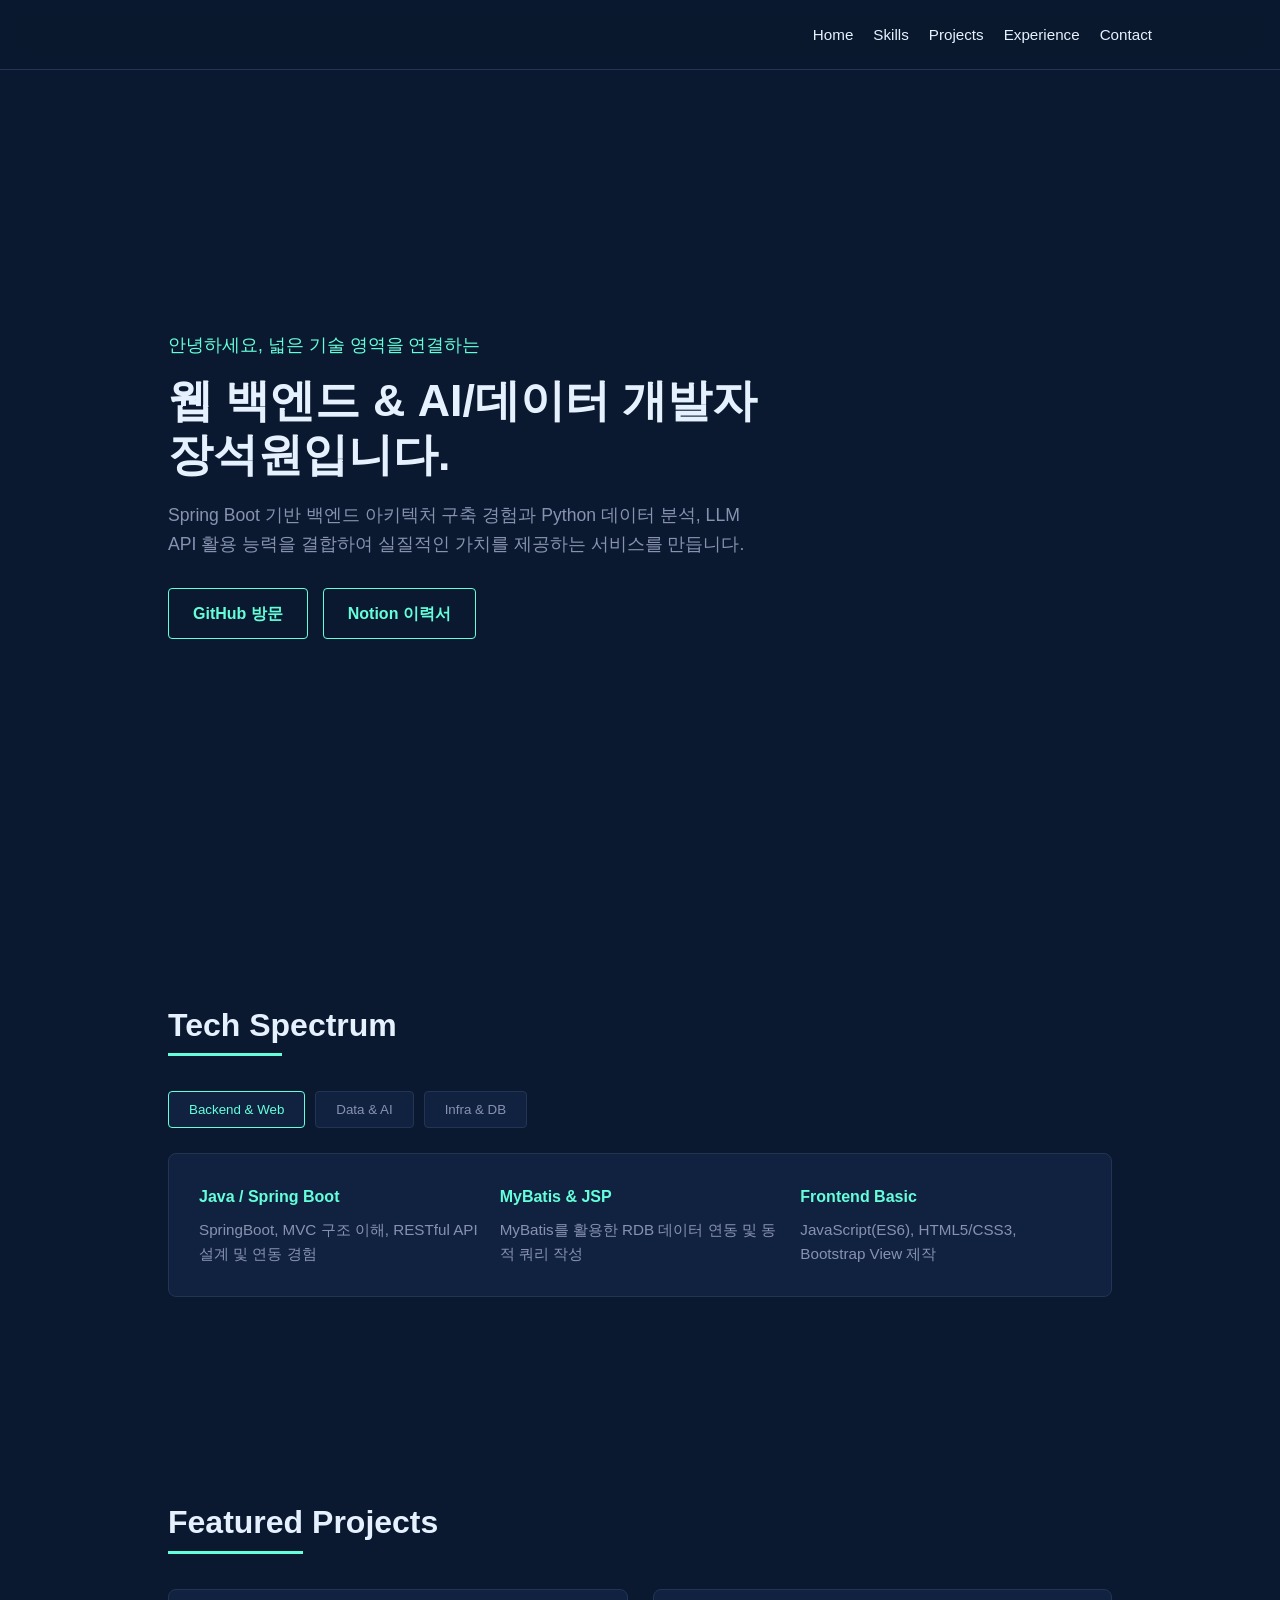
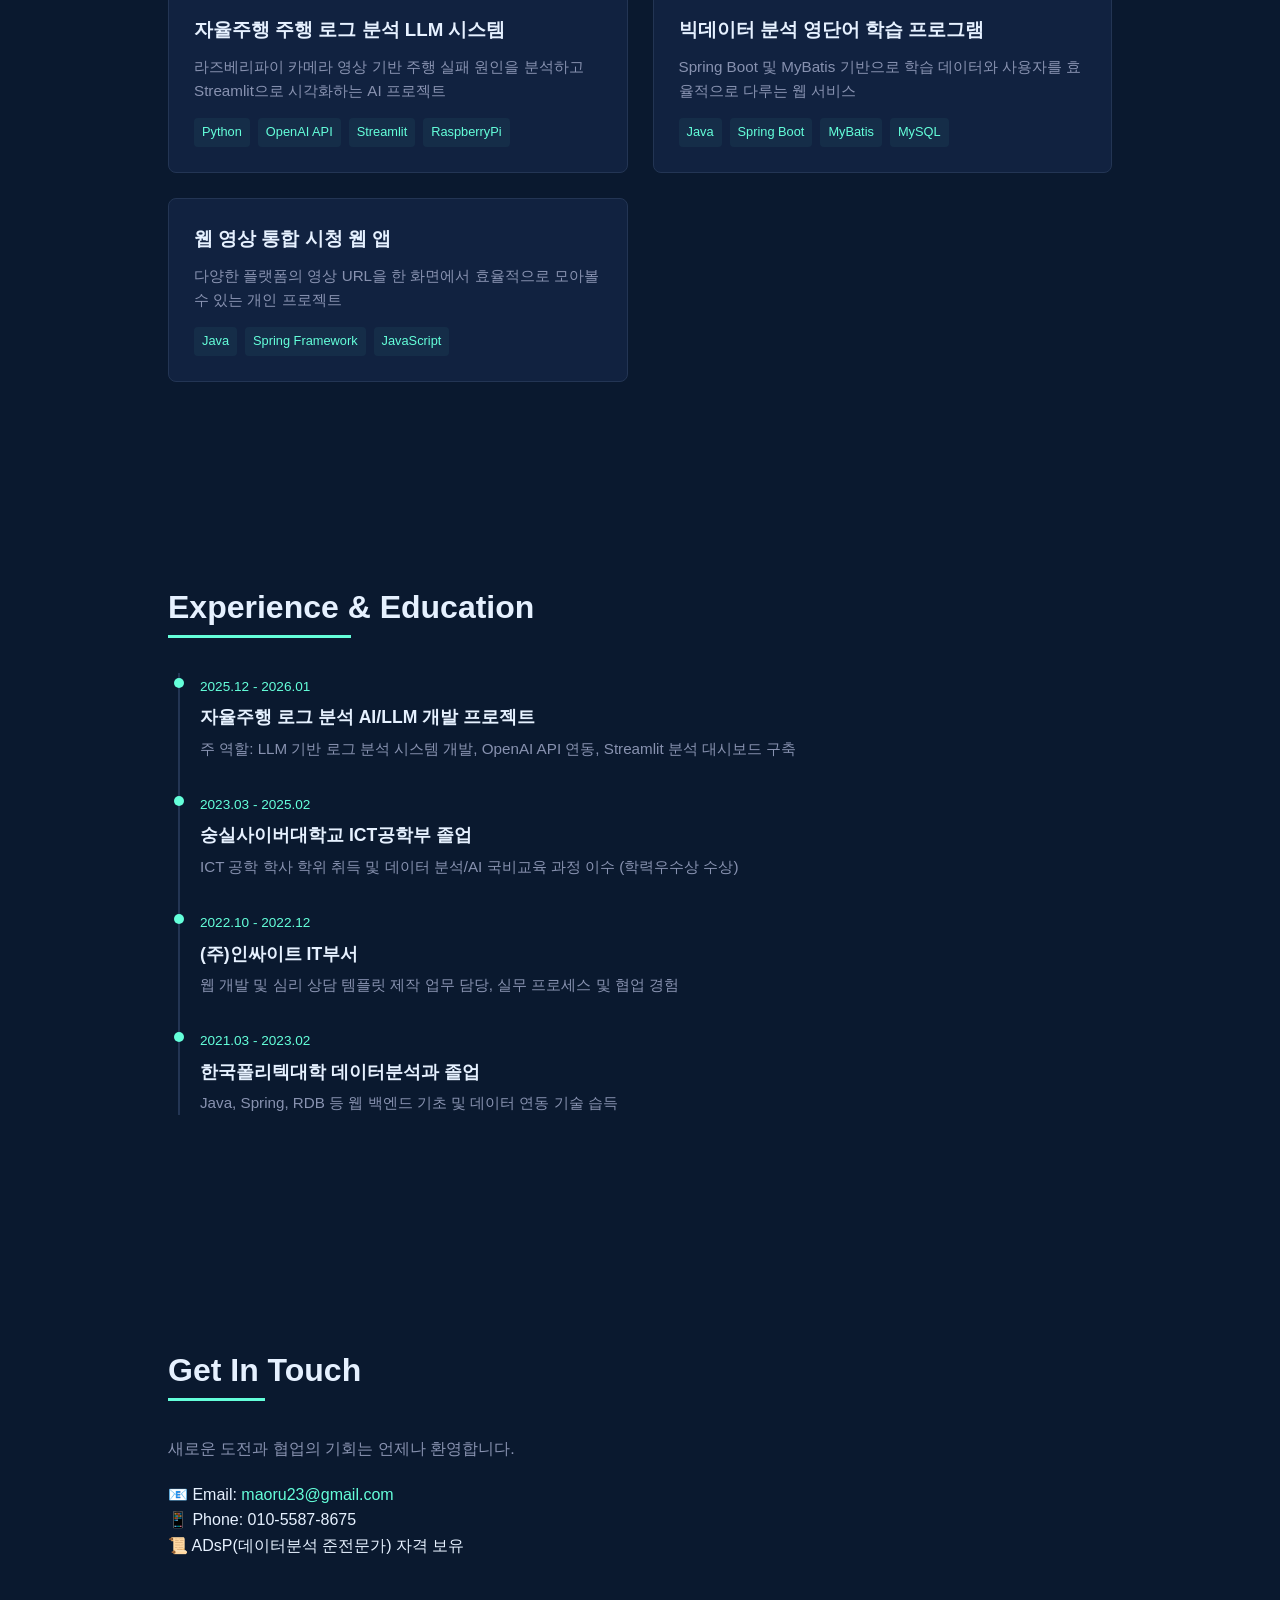
<file: temp.html>
<!DOCTYPE html>
<html lang="ko">
<head>
    <meta charset="UTF-8">
    <meta name="viewport" content="width=device-width, initial-scale=1.0">
    <title>장석원 | Portfolio - Web & Data & AI Developer</title>
    <style>
        /* --- GLOBAL STYLES --- */
        :root {
            --bg-color: #0a192f;
            --card-bg: #112240;
            --text-primary: #e6f1ff;
            --text-secondary: #8892b0;
            --accent-color: #64ffda;
            --border-color: #233554;
            --font-main: 'Segoe UI', -apple-system, BlinkMacSystemFont, Roboto, sans-serif;
        }

        * {
            margin: 0;
            padding: 0;
            box-sizing: border-box;
            scroll-behavior: smooth;
        }

        body {
            background-color: var(--bg-color);
            color: var(--text-primary);
            font-family: var(--font-main);
            line-height: 1.6;
            padding-top: 70px;
        }

        a {
            color: var(--accent-color);
            text-decoration: none;
        }

        /* --- HEADER & NAV --- */
        header {
            position: fixed;
            top: 0;
            left: 0;
            width: 100%;
            height: 70px;
            background: rgba(10, 25, 47, 0.9);
            backdrop-filter: blur(10px);
            display: flex;
            justify-content: space-between;
            align-items: center;
            padding: 0 10%;
            z-index: 1000;
            border-bottom: 1px solid var(--border-color);
        }

        .logo {
            font-size: 1.2rem;
            font-weight: bold;
            color: var(--accent-color);
        }

        nav ul {
            display: flex;
            list-style: none;
            gap: 20px;
        }

        nav a {
            color: var(--text-primary);
            font-size: 0.95rem;
            transition: color 0.3s;
        }

        nav a:hover {
            color: var(--accent-color);
        }

        /* --- SECTIONS COMMON --- */
        section {
            padding: 100px 10%;
            max-width: 1200px;
            margin: 0 auto;
        }

        .section-title {
            font-size: 2rem;
            margin-bottom: 40px;
            position: relative;
            display: inline-block;
        }

        .section-title::after {
            content: '';
            position: absolute;
            bottom: -5px;
            left: 0;
            width: 50%;
            height: 3px;
            background-color: var(--accent-color);
        }

        /* --- HERO SECTION --- */
        #hero {
            min-height: calc(100vh - 70px);
            display: flex;
            flex-direction: column;
            justify-content: center;
            align-items: flex-start;
        }

        .hero-tag {
            color: var(--accent-color);
            font-size: 1.1rem;
            margin-bottom: 15px;
        }

        .hero-title {
            font-size: 2.8rem;
            line-height: 1.2;
            margin-bottom: 20px;
        }

        .hero-desc {
            color: var(--text-secondary);
            max-width: 600px;
            font-size: 1.1rem;
            margin-bottom: 30px;
        }

        .btn-group {
            display: flex;
            gap: 15px;
        }

        .btn {
            padding: 12px 24px;
            border: 1px solid var(--accent-color);
            border-radius: 4px;
            color: var(--accent-color);
            font-weight: 600;
            transition: all 0.3s;
            cursor: pointer;
            background: transparent;
        }

        .btn:hover {
            background: rgba(100, 255, 218, 0.1);
        }

        /* --- SKILLS SECTION --- */
        .tab-buttons {
            display: flex;
            gap: 10px;
            margin-bottom: 25px;
        }

        .tab-btn {
            padding: 10px 20px;
            background: var(--card-bg);
            border: 1px solid var(--border-color);
            color: var(--text-secondary);
            cursor: pointer;
            border-radius: 4px;
            transition: all 0.3s;
        }

        .tab-btn.active, .tab-btn:hover {
            color: var(--accent-color);
            border-color: var(--accent-color);
        }

        .tab-content {
            display: none;
            background: var(--card-bg);
            padding: 30px;
            border-radius: 8px;
            border: 1px solid var(--border-color);
        }

        .tab-content.active {
            display: block;
        }

        .skill-grid {
            display: grid;
            grid-template-columns: repeat(auto-fit, minmax(250px, 1fr));
            gap: 20px;
        }

        .skill-item h4 {
            color: var(--accent-color);
            margin-bottom: 8px;
        }

        .skill-item p {
            color: var(--text-secondary);
            font-size: 0.95rem;
        }

        /* --- PROJECTS SECTION --- */
        .project-grid {
            display: grid;
            grid-template-columns: repeat(auto-fit, minmax(300px, 1fr));
            gap: 25px;
        }

        .project-card {
            background: var(--card-bg);
            padding: 25px;
            border-radius: 8px;
            border: 1px solid var(--border-color);
            transition: transform 0.3s, border-color 0.3s;
            cursor: pointer;
        }

        .project-card:hover {
            transform: translateY(-5px);
            border-color: var(--accent-color);
        }

        .project-card h3 {
            margin-bottom: 10px;
        }

        .project-card p {
            color: var(--text-secondary);
            font-size: 0.95rem;
            margin-bottom: 15px;
        }

        .project-tech {
            display: flex;
            flex-wrap: wrap;
            gap: 8px;
        }

        .tech-badge {
            font-size: 0.8rem;
            color: var(--accent-color);
            background: rgba(100, 255, 218, 0.05);
            padding: 4px 8px;
            border-radius: 4px;
        }

        /* --- EXPERIENCE & CAREER --- */
        .timeline {
            border-left: 2px solid var(--border-color);
            padding-left: 20px;
            margin-left: 10px;
        }

        .timeline-item {
            position: relative;
            margin-bottom: 30px;
        }

        .timeline-item::before {
            content: '';
            position: absolute;
            left: -26px;
            top: 5px;
            width: 10px;
            height: 10px;
            border-radius: 50%;
            background: var(--accent-color);
        }

        .timeline-date {
            font-size: 0.85rem;
            color: var(--accent-color);
        }

        .timeline-title {
            font-size: 1.1rem;
            margin: 5px 0;
        }

        .timeline-desc {
            color: var(--text-secondary);
            font-size: 0.95rem;
        }

        /* --- MODAL --- */
        .modal-overlay {
            position: fixed;
            top: 0;
            left: 0;
            width: 100%;
            height: 100%;
            background: rgba(0, 0, 0, 0.8);
            display: none;
            justify-content: center;
            align-items: center;
            z-index: 2000;
        }

        .modal-content {
            background: var(--card-bg);
            padding: 30px;
            border-radius: 8px;
            max-width: 600px;
            width: 90%;
            border: 1px solid var(--accent-color);
            position: relative;
        }

        .close-btn {
            position: absolute;
            top: 15px;
            right: 15px;
            font-size: 1.5rem;
            color: var(--text-secondary);
            cursor: pointer;
        }

        /* --- FOOTER --- */
        footer {
            text-align: center;
            padding: 40px 10%;
            border-top: 1px solid var(--border-color);
            color: var(--text-secondary);
            font-size: 0.9rem;
        }
    </style>
</head>
<body>

    <!-- HEADER -->
    <header>
        <div class="logo"></div>
        <nav>
            <ul>
                <li><a href="#hero">Home</a></li>
                <li><a href="#skills">Skills</a></li>
                <li><a href="#projects">Projects</a></li>
                <li><a href="#experience">Experience</a></li>
                <li><a href="#contact">Contact</a></li>
            </ul>
        </nav>
    </header>

    <!-- HERO SECTION -->
    <section id="hero">
        <p class="hero-tag">안녕하세요, 넓은 기술 영역을 연결하는</p>
        <h1 class="hero-title">웹 백엔드 & AI/데이터 개발자<br>장석원입니다.</h1>
        <p class="hero-desc">
            Spring Boot 기반 백엔드 아키텍처 구축 경험과 Python 데이터 분석, LLM API 활용 능력을 결합하여 
            실질적인 가치를 제공하는 서비스를 만듭니다.
        </p>
        <div class="btn-group">
            <a href="https://github.com/chiriem" target="_blank" class="btn">GitHub 방문</a>
            <a href="https://clear-ninja-546.notion.site/94c98cef2ae9469ea03a37cfc06c0e8e" target="_blank" class="btn">Notion 이력서</a>
        </div>
    </section>

    <!-- SKILLS SECTION -->
    <section id="skills">
        <h2 class="section-title">Tech Spectrum</h2>
        <div class="tab-buttons">
            <button class="tab-btn active" onclick="openTab(event, 'backend')">Backend & Web</button>
            <button class="tab-btn" onclick="openTab(event, 'data-ai')">Data & AI</button>
            <button class="tab-btn" onclick="openTab(event, 'infra')">Infra & DB</button>
        </div>

        <div id="backend" class="tab-content active">
            <div class="skill-grid">
                <div class="skill-item">
                    <h4>Java / Spring Boot</h4>
                    <p>SpringBoot, MVC 구조 이해, RESTful API 설계 및 연동 경험</p>
                </div>
                <div class="skill-item">
                    <h4>MyBatis & JSP</h4>
                    <p>MyBatis를 활용한 RDB 데이터 연동 및 동적 쿼리 작성</p>
                </div>
                <div class="skill-item">
                    <h4>Frontend Basic</h4>
                    <p>JavaScript(ES6), HTML5/CSS3, Bootstrap View 제작</p>
                </div>
            </div>
        </div>

        <div id="data-ai" class="tab-content">
            <div class="skill-grid">
                <div class="skill-item">
                    <h4>Python & Data Processing</h4>
                    <p>Pandas, NumPy, BeautifulSoup/Selenium 크롤링 및 정제</p>
                </div>
                <div class="skill-item">
                    <h4>LLM & OpenAI API</h4>
                    <p>주행 로그 분석 AI 자동화 및 프롬프트 파이프라인 구축</p>
                </div>
                <div class="skill-item">
                    <h4>Streamlit & Visuals</h4>
                    <p>Streamlit 대시보드 구축 및 데이터 시각화 리포트 제작</p>
                </div>
            </div>
        </div>

        <div id="infra" class="tab-content">
            <div class="skill-grid">
                <div class="skill-item">
                    <h4>RDB & NoSQL</h4>
                    <p>Oracle, MySQL, MariaDB 설계/정규화, MongoDB/Redis 경험</p>
                </div>
                <div class="skill-item">
                    <h4>Linux & AWS</h4>
                    <p>CentOS, Ubuntu 환경 배포 및 AWS EC2 서버 운영</p>
                </div>
                <div class="skill-item">
                    <h4>Embedded Sync</h4>
                    <p>RaspberryPi 및 카메라 모듈 연동 프로젝트 수행</p>
                </div>
            </div>
        </div>
    </section>

    <!-- PROJECTS SECTION -->
    <section id="projects">
        <h2 class="section-title">Featured Projects</h2>
        <div class="project-grid">
            <div class="project-card" onclick="openModal('proj1')">
                <h3>자율주행 주행 로그 분석 LLM 시스템</h3>
                <p>라즈베리파이 카메라 영상 기반 주행 실패 원인을 분석하고 Streamlit으로 시각화하는 AI 프로젝트</p>
                <div class="project-tech">
                    <span class="tech-badge">Python</span>
                    <span class="tech-badge">OpenAI API</span>
                    <span class="tech-badge">Streamlit</span>
                    <span class="tech-badge">RaspberryPi</span>
                </div>
            </div>

            <div class="project-card" onclick="openModal('proj2')">
                <h3>빅데이터 분석 영단어 학습 프로그램</h3>
                <p>Spring Boot 및 MyBatis 기반으로 학습 데이터와 사용자를 효율적으로 다루는 웹 서비스</p>
                <div class="project-tech">
                    <span class="tech-badge">Java</span>
                    <span class="tech-badge">Spring Boot</span>
                    <span class="tech-badge">MyBatis</span>
                    <span class="tech-badge">MySQL</span>
                </div>
            </div>

            <div class="project-card" onclick="openModal('proj3')">
                <h3>웹 영상 통합 시청 웹 앱</h3>
                <p>다양한 플랫폼의 영상 URL을 한 화면에서 효율적으로 모아볼 수 있는 개인 프로젝트</p>
                <div class="project-tech">
                    <span class="tech-badge">Java</span>
                    <span class="tech-badge">Spring Framework</span>
                    <span class="tech-badge">JavaScript</span>
                </div>
            </div>
        </div>
    </section>

    <!-- EXPERIENCE SECTION -->
    <section id="experience">
        <h2 class="section-title">Experience & Education</h2>
        <div class="timeline">
            <div class="timeline-item">
                <span class="timeline-date">2025.12 - 2026.01</span>
                <h3 class="timeline-title">자율주행 로그 분석 AI/LLM 개발 프로젝트</h3>
                <p class="timeline-desc">주 역할: LLM 기반 로그 분석 시스템 개발, OpenAI API 연동, Streamlit 분석 대시보드 구축</p>
            </div>
            <div class="timeline-item">
                <span class="timeline-date">2023.03 - 2025.02</span>
                <h3 class="timeline-title">숭실사이버대학교 ICT공학부 졸업</h3>
                <p class="timeline-desc">ICT 공학 학사 학위 취득 및 데이터 분석/AI 국비교육 과정 이수 (학력우수상 수상)</p>
            </div>
            <div class="timeline-item">
                <span class="timeline-date">2022.10 - 2022.12</span>
                <h3 class="timeline-title">(주)인싸이트 IT부서</h3>
                <p class="timeline-desc">웹 개발 및 심리 상담 템플릿 제작 업무 담당, 실무 프로세스 및 협업 경험</p>
            </div>
            <div class="timeline-item">
                <span class="timeline-date">2021.03 - 2023.02</span>
                <h3 class="timeline-title">한국폴리텍대학 데이터분석과 졸업</h3>
                <p class="timeline-desc">Java, Spring, RDB 등 웹 백엔드 기초 및 데이터 연동 기술 습득</p>
            </div>
        </div>
    </section>

    <!-- CONTACT SECTION -->
    <section id="contact">
        <h2 class="section-title">Get In Touch</h2>
        <p style="color: var(--text-secondary); margin-bottom: 20px;">
            새로운 도전과 협업의 기회는 언제나 환영합니다.
        </p>
        <p>📧 Email: <a href="mailto:maoru23@gmail.com">maoru23@gmail.com</a></p>
        <p>📱 Phone: 010-5587-8675</p>
        <p>📜 ADsP(데이터분석 준전문가) 자격 보유</p>
    </section>

    <!-- MODAL POPUP -->
    <div id="modalOverlay" class="modal-overlay" onclick="closeModal()">
        <div class="modal-content" onclick="event.stopPropagation()">
            <span class="close-btn" onclick="closeModal()">&times;</span>
            <div id="modalBody"></div>
        </div>
    </div>

    <!-- FOOTER -->
    <footer>
        <p></p>
    </footer>

    <!-- JAVASCRIPT -->
    <script>
        // 1. Tab Interaction
        function openTab(evt, tabName) {
            const tabContents = document.getElementsByClassName("tab-content");
            for (let i = 0; i < tabContents.length; i++) {
                tabContents[i].classList.remove("active");
            }

            const tabBtns = document.getElementsByClassName("tab-btn");
            for (let i = 0; i < tabBtns.length; i++) {
                tabBtns[i].classList.remove("active");
            }

            document.getElementById(tabName).classList.add("active");
            evt.currentTarget.classList.add("active");
        }

        // 2. Modal Interaction
        const modalData = {
            proj1: {
                title: "자율주행 주행 로그 분석 LLM 시스템",
                desc: "<b>기간:</b> 2025.12 ~ 2026.01 (1개월)<br><b>담당 역할:</b> 메인 역할 (로그 분석 LLM 개발, 로그 추출, Git 관리)<br><br><b>주요 구현 사항:</b><br>- 라즈베리파이 기반 카메라 데이터 파이프라인 구성<br>- 주행 실패 프레임 원인 분석 자동화를 위한 OpenAI API(LLM) 연동<br>- Streamlit 기반 데이터 시각화 및 실패 원인 리포트 대시보드 구축"
            },
            proj2: {
                title: "빅데이터 분석 영단어 학습 프로그램",
                desc: "<b>담당 역할:</b> 팀 프로젝트 (Spring Boot 백엔드 개발 및 MyBatis DB 연동)<br><br><b>주요 구현 사항:</b><br>- MVC 아키텍처 기반 시스템 구성<br>- MyBatis 매퍼를 활용한 MySQL 데이터베이스 쿼리 최적화 및 연동"
            },
            proj3: {
                title: "웹 영상 통합 시청 서비스",
                desc: "<b>담당 역할:</b> 개인 프로젝트<br><br><b>주요 구현 사항:</b><br>- Spring Framework 및 JavaScript 기반 단일 화면 영상 스트리밍 레이아웃 설계"
            }
        };

        function openModal(projKey) {
            const data = modalData[projKey];
            if (data) {
                document.getElementById('modalBody').innerHTML = `
                    <h2 style="color:var(--accent-color); margin-bottom:15px;">${data.title}</h2>
                    <p style="color:var(--text-primary); line-height:1.7;">${data.desc}</p>
                `;
                document.getElementById('modalOverlay').style.display = 'flex';
            }
        }

        function closeModal() {
            document.getElementById('modalOverlay').style.display = 'none';
        }
    </script>
</body>
</html>
</file>
